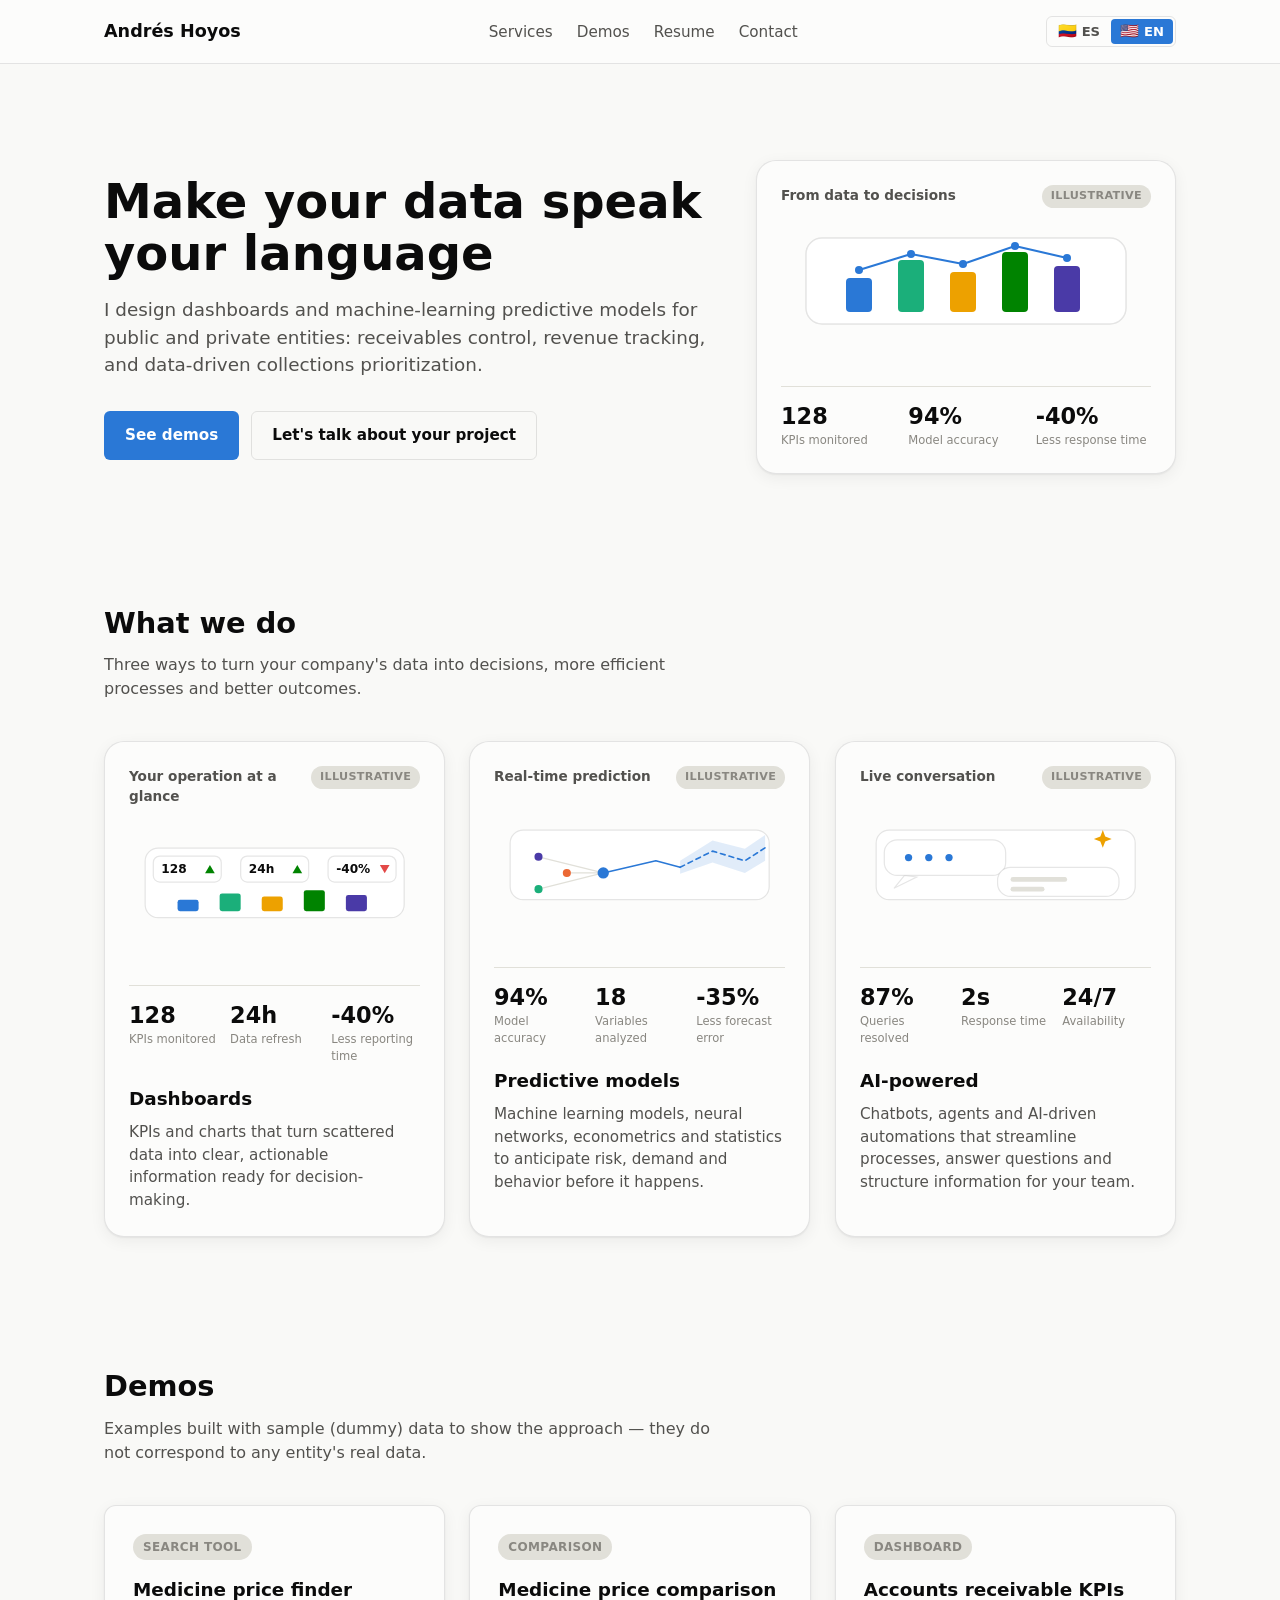
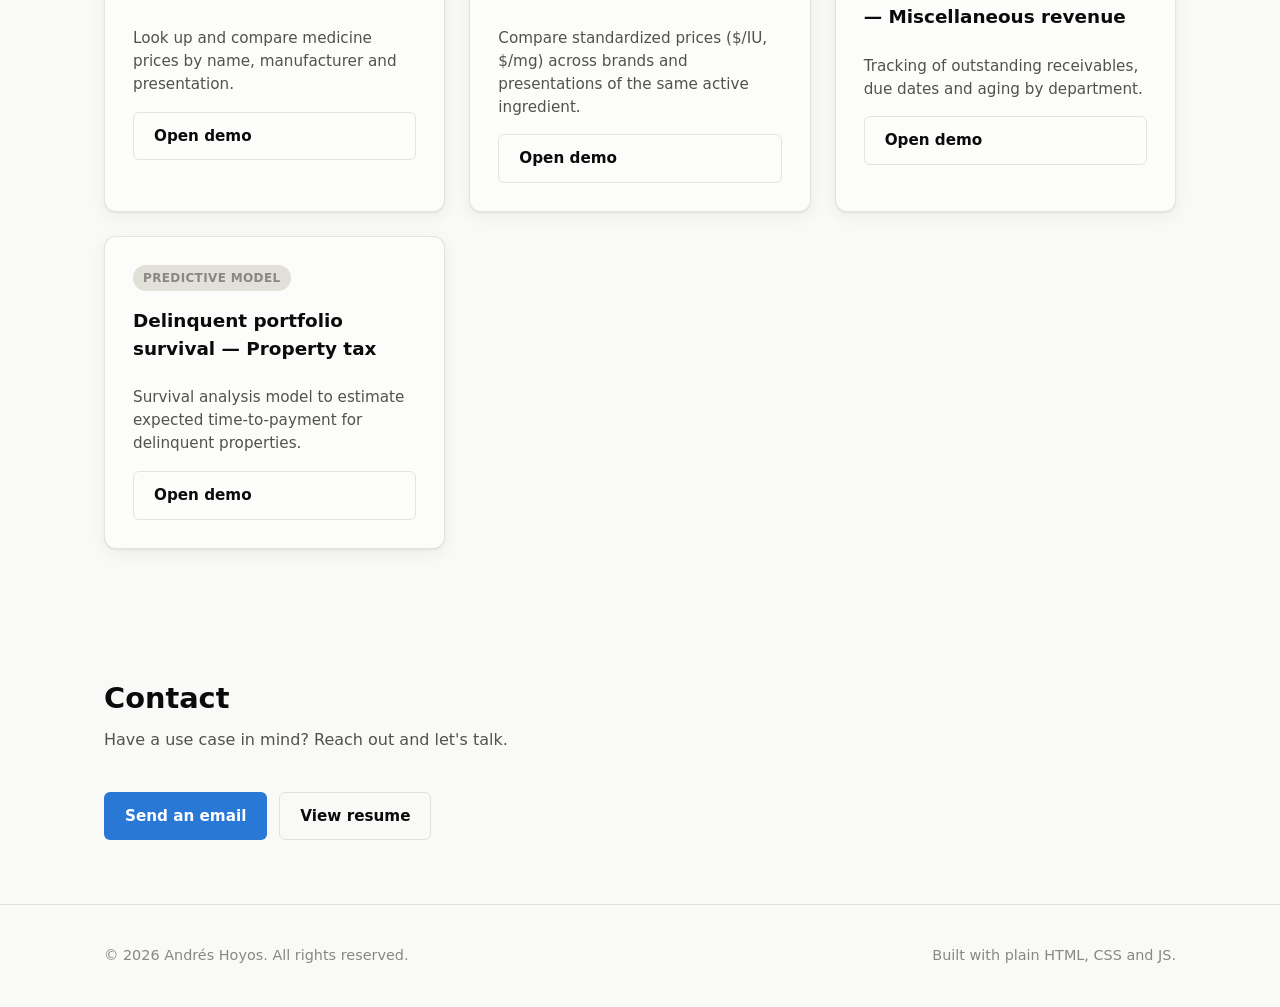
<file: index.html>
<!doctype html>
<html lang="es">
<head>
  <meta charset="utf-8" />
  <meta name="viewport" content="width=device-width, initial-scale=1" />
  <title data-i18n="meta.home.title">Andrés Hoyos — Tableros de control y modelos predictivos</title>
  <meta name="description" content="Tableros de control y modelos predictivos con machine learning para control de cartera, rentas y priorización de cobro." />
  <link rel="stylesheet" href="/assets/css/styles.css" />
</head>
<body>
  <header class="site-header">
    <nav class="nav">
      <a class="nav-brand" href="/" data-i18n="nav.brand">Andrés Hoyos</a>
      <button class="nav-toggle" aria-label="Abrir menú">☰</button>
      <ul class="nav-links">
        <li><a href="/#servicios" data-i18n="nav.servicios">Servicios</a></li>
        <li><a href="/#demos" data-i18n="nav.demos">Demos</a></li>
        <li><a href="/cv/" data-i18n="nav.cv">Hoja de vida</a></li>
        <li><a href="/#contacto" data-i18n="nav.contacto">Contacto</a></li>
      </ul>
      <div class="nav-actions">
        <div class="lang-switch" role="group" aria-label="Idioma / Language">
          <button type="button" class="lang-opt" data-lang="es" aria-label="Español">
            <span class="flag" aria-hidden="true">🇨🇴</span><span>ES</span>
          </button>
          <button type="button" class="lang-opt" data-lang="en" aria-label="English">
            <span class="flag" aria-hidden="true">🇺🇸</span><span>EN</span>
          </button>
        </div>
      </div>
    </nav>
  </header>

  <main>
    <section class="hero">
      <div class="container hero-grid">
        <div class="hero-copy">
          <h1 data-i18n="hero.title">Haz que los datos hablen tu idioma</h1>
          <p class="lede" data-i18n="hero.lede">
            Diseño tableros de control y modelos predictivos con machine learning para
            entidades públicas y privadas: control de cartera, seguimiento de rentas y
            priorización de cobro basada en datos.
          </p>
          <div class="hero-actions">
            <a class="btn btn-primary" href="#demos" data-i18n="hero.cta.demos">Ver demos</a>
            <a class="btn btn-secondary" href="#contacto" data-i18n="hero.cta.contact">Hablemos de tu proyecto</a>
          </div>
        </div>

        <div class="viz-stage" aria-hidden="true">
          <div class="viz-card">
            <div class="viz-head">
              <span class="viz-label" data-i18n="hero.viz.chartLabel">De datos a decisiones</span>
              <span class="viz-badge" data-i18n="viz.badge">Ilustrativo</span>
            </div>
            <div class="viz-illustration">
              <svg class="viz-illustration-svg" viewBox="0 0 360 140" fill="none" preserveAspectRatio="xMidYMid meet">
                <rect class="hi-bubble" x="20" y="12" width="320" height="86" rx="16" />
                <g class="hi-bars">
                  <rect class="hi-bar hi-bar-1" x="60" y="52" width="26" height="34" rx="4" />
                  <rect class="hi-bar hi-bar-2" x="112" y="34" width="26" height="52" rx="4" />
                  <rect class="hi-bar hi-bar-3" x="164" y="46" width="26" height="40" rx="4" />
                  <rect class="hi-bar hi-bar-4" x="216" y="26" width="26" height="60" rx="4" />
                  <rect class="hi-bar hi-bar-5" x="268" y="40" width="26" height="46" rx="4" />
                </g>
                <polyline class="hi-trend" points="73,44 125,28 177,38 229,20 281,32" />
                <g class="hi-trend-dots">
                  <circle class="hi-trend-dot hi-trend-dot-1" cx="73" cy="44" r="4" />
                  <circle class="hi-trend-dot hi-trend-dot-2" cx="125" cy="28" r="4" />
                  <circle class="hi-trend-dot hi-trend-dot-3" cx="177" cy="38" r="4" />
                  <circle class="hi-trend-dot hi-trend-dot-4" cx="229" cy="20" r="4" />
                  <circle class="hi-trend-dot hi-trend-dot-5" cx="281" cy="32" r="4" />
                </g>
              </svg>
            </div>
            <div class="viz-kpi-row">
              <div class="viz-kpi">
                <div class="viz-kpi-value"><span class="viz-kpi-num" data-target="128">0</span></div>
                <div class="viz-kpi-label" data-i18n="hero.viz.kpi1">KPIs monitoreados</div>
              </div>
              <div class="viz-kpi">
                <div class="viz-kpi-value"><span class="viz-kpi-num" data-target="94" data-suffix="%">0</span></div>
                <div class="viz-kpi-label" data-i18n="hero.viz.kpi2">Precisión del modelo</div>
              </div>
              <div class="viz-kpi">
                <div class="viz-kpi-value">-<span class="viz-kpi-num" data-target="40" data-suffix="%">0</span></div>
                <div class="viz-kpi-label" data-i18n="hero.viz.kpi3">Menos tiempo de respuesta</div>
              </div>
            </div>
          </div>
        </div>
      </div>
    </section>

    <section id="servicios">
      <div class="container">
        <h2 class="section-title" data-i18n="services.title">Lo que hacemos</h2>
        <p class="section-lede" data-i18n="services.lede">Tres formas de convertir los datos de tu empresa en decisiones, procesos más eficientes y mejores resultados.</p>
        <div class="card-grid card-grid--viz">
          <div class="viz-stage">
            <div class="viz-card">
              <div class="viz-head" aria-hidden="true">
                <span class="viz-label" data-i18n="services.data.viz.label">Tu operación en un vistazo</span>
                <span class="viz-badge" data-i18n="viz.badge">Ilustrativo</span>
              </div>
              <div class="viz-illustration" aria-hidden="true">
                <svg class="viz-illustration-svg" viewBox="0 0 360 140" fill="none" preserveAspectRatio="xMidYMid meet">
                  <rect class="hi-bubble" x="20" y="12" width="320" height="86" rx="16" />
                  <g class="hi1-tiles">
                    <rect class="hi1-tile" x="30" y="22" width="84" height="32" rx="8" />
                    <rect class="hi1-tile" x="138" y="22" width="84" height="32" rx="8" />
                    <rect class="hi1-tile" x="246" y="22" width="84" height="32" rx="8" />
                  </g>
                  <text class="hi1-tile-num" x="40" y="43">128</text>
                  <text class="hi1-tile-num" x="148" y="43">24h</text>
                  <text class="hi1-tile-num" x="256" y="43">-40%</text>
                  <g class="hi1-arrows">
                    <path class="hi1-arrow hi1-arrow-up hi1-arrow-1" d="M94 43 L100 33 L106 43 Z" />
                    <path class="hi1-arrow hi1-arrow-up hi1-arrow-2" d="M202 43 L208 33 L214 43 Z" />
                    <path class="hi1-arrow hi1-arrow-down hi1-arrow-3" d="M310 33 L316 43 L322 33 Z" />
                  </g>
                  <g class="hi1-bars">
                    <rect class="hi-bar hi-bar-1" x="60" y="76" width="26" height="14" rx="3" />
                    <rect class="hi-bar hi-bar-2" x="112" y="68" width="26" height="22" rx="3" />
                    <rect class="hi-bar hi-bar-3" x="164" y="72" width="26" height="18" rx="3" />
                    <rect class="hi-bar hi-bar-4" x="216" y="64" width="26" height="26" rx="3" />
                    <rect class="hi-bar hi-bar-5" x="268" y="70" width="26" height="20" rx="3" />
                  </g>
                </svg>
              </div>
              <div class="viz-kpi-row" aria-hidden="true">
                <div class="viz-kpi">
                  <div class="viz-kpi-value"><span class="viz-kpi-num" data-target="128">0</span></div>
                  <div class="viz-kpi-label" data-i18n="services.data.viz.kpi1">KPIs monitoreados</div>
                </div>
                <div class="viz-kpi">
                  <div class="viz-kpi-value"><span class="viz-kpi-num" data-target="24" data-suffix="h">0</span></div>
                  <div class="viz-kpi-label" data-i18n="services.data.viz.kpi2">Actualización de datos</div>
                </div>
                <div class="viz-kpi">
                  <div class="viz-kpi-value">-<span class="viz-kpi-num" data-target="40" data-suffix="%">0</span></div>
                  <div class="viz-kpi-label" data-i18n="services.data.viz.kpi3">Menos tiempo de reporte</div>
                </div>
              </div>
              <h3 data-i18n="services.data.title">Tableros de control</h3>
              <p data-i18n="services.data.desc">
                KPIs y gráficos que convierten datos dispersos en
                información clara y accionable, lista para la toma de decisiones.
              </p>
            </div>
          </div>

          <div class="viz-stage">
            <div class="viz-card">
              <div class="viz-head" aria-hidden="true">
                <span class="viz-label" data-i18n="services.ml.viz.label">Predicción en tiempo real</span>
                <span class="viz-badge" data-i18n="viz.badge">Ilustrativo</span>
              </div>
              <div class="viz-illustration" aria-hidden="true">
                <svg class="viz-illustration-svg" viewBox="0 0 360 140" fill="none" preserveAspectRatio="xMidYMid meet">
                  <rect class="hi-bubble" x="20" y="12" width="320" height="86" rx="16" />
                  <g class="hi2-links" stroke-width="1.6">
                    <line class="hi2-link" x1="55" y1="85" x2="135" y2="65" />
                    <line class="hi2-link" x1="55" y1="45" x2="135" y2="65" />
                    <line class="hi2-link" x1="90" y1="65" x2="135" y2="65" />
                  </g>
                  <g class="hi2-nodes">
                    <circle class="hi2-node hi2-node-1" cx="55" cy="85" r="5" />
                    <circle class="hi2-node hi2-node-2" cx="55" cy="45" r="5" />
                    <circle class="hi2-node hi2-node-3" cx="90" cy="65" r="5" />
                    <circle class="hi2-node hi2-node-4" cx="135" cy="65" r="7" />
                  </g>
                  <polygon class="hi2-confidence-band" points="230,50 270,25 310,35 335,18 335,50 310,65 270,52 230,66" />
                  <polyline class="hi2-history" points="135,65 200,50 230,58" />
                  <polyline class="hi2-forecast-dash" points="230,58 270,38 310,50 335,34" />
                </svg>
              </div>
              <div class="viz-kpi-row" aria-hidden="true">
                <div class="viz-kpi">
                  <div class="viz-kpi-value"><span class="viz-kpi-num" data-target="94" data-suffix="%">0</span></div>
                  <div class="viz-kpi-label" data-i18n="services.ml.viz.kpi1">Precisión del modelo</div>
                </div>
                <div class="viz-kpi">
                  <div class="viz-kpi-value"><span class="viz-kpi-num" data-target="18">0</span></div>
                  <div class="viz-kpi-label" data-i18n="services.ml.viz.kpi2">Variables analizadas</div>
                </div>
                <div class="viz-kpi">
                  <div class="viz-kpi-value">-<span class="viz-kpi-num" data-target="35" data-suffix="%">0</span></div>
                  <div class="viz-kpi-label" data-i18n="services.ml.viz.kpi3">Menos error de pronóstico</div>
                </div>
              </div>
              <h3 data-i18n="services.ml.title">Modelos predictivos</h3>
              <p data-i18n="services.ml.desc">
                Modelos de machine learning, redes neuronales, econometría y estadística
                para anticipar riesgos, demanda y comportamientos antes de que ocurran.
              </p>
            </div>
          </div>

          <div class="viz-stage">
            <div class="viz-card">
              <div class="viz-head" aria-hidden="true">
                <span class="viz-label" data-i18n="services.ai.viz.label">Conversación en vivo</span>
                <span class="viz-badge" data-i18n="viz.badge">Ilustrativo</span>
              </div>
              <div class="viz-illustration" aria-hidden="true">
                <svg class="viz-illustration-svg" viewBox="0 0 360 140" fill="none" preserveAspectRatio="xMidYMid meet">
                  <rect class="hi-bubble" x="20" y="12" width="320" height="86" rx="16" />
                  <path class="hi3-spark" d="M300 12 L303 20 L311 23 L303 26 L300 34 L297 26 L289 23 L297 20 Z" />
                  <path class="hi3-bubble-a-tail" d="M55 68 L42 84 L70 70 Z" />
                  <rect class="hi3-bubble-a" x="30" y="24" width="150" height="44" rx="16" />
                  <g class="hi3-dots">
                    <circle class="hi3-dot hi3-dot-1" cx="60" cy="46" r="4.5" />
                    <circle class="hi3-dot hi3-dot-2" cx="85" cy="46" r="4.5" />
                    <circle class="hi3-dot hi3-dot-3" cx="110" cy="46" r="4.5" />
                  </g>
                  <rect class="hi3-bubble-b" x="170" y="58" width="150" height="36" rx="16" />
                  <rect class="hi3-reply-line" x="186" y="70" width="70" height="6" rx="3" />
                  <rect class="hi3-reply-line" x="186" y="82" width="42" height="6" rx="3" />
                </svg>
              </div>
              <div class="viz-kpi-row" aria-hidden="true">
                <div class="viz-kpi">
                  <div class="viz-kpi-value"><span class="viz-kpi-num" data-target="87" data-suffix="%">0</span></div>
                  <div class="viz-kpi-label" data-i18n="services.ai.viz.kpi1">Consultas resueltas</div>
                </div>
                <div class="viz-kpi">
                  <div class="viz-kpi-value"><span class="viz-kpi-num" data-target="2" data-suffix="s">0</span></div>
                  <div class="viz-kpi-label" data-i18n="services.ai.viz.kpi2">Tiempo de respuesta</div>
                </div>
                <div class="viz-kpi">
                  <div class="viz-kpi-value"><span class="viz-kpi-num" data-target="24" data-suffix="/7">0</span></div>
                  <div class="viz-kpi-label" data-i18n="services.ai.viz.kpi3">Disponibilidad</div>
                </div>
              </div>
              <h3 data-i18n="services.ai.title">Potenciado por IA</h3>
              <p data-i18n="services.ai.desc">
                Chatbots, agentes y automatizaciones con inteligencia artificial que
                agilizan procesos, resuelven consultas y estructuran información para tu equipo.
              </p>
            </div>
          </div>
        </div>
      </div>
    </section>

    <section id="demos">
      <div class="container">
        <h2 class="section-title" data-i18n="demos.title">Demos</h2>
        <p class="section-lede" data-i18n="demos.lede">
          Ejemplos construidos con datos de muestra (dummy) para mostrar el enfoque de
          trabajo — no corresponden a datos reales de ninguna entidad.
        </p>
        <div class="card-grid">
          <div class="card demo-card">
            <span class="tag" data-i18n="demos.medicamentos.tag">Buscador</span>
            <h3 data-i18n="demos.medicamentos.title">Buscador de precios de medicamentos</h3>
            <p data-i18n="demos.medicamentos.desc">Consulta y compara precios de medicamentos por nombre, laboratorio y presentación.</p>
            <a class="btn btn-secondary" href="/demos/buscador-medicamentos/" data-i18n="demos.open">Abrir demo</a>
          </div>
          <div class="card demo-card">
            <span class="tag" data-i18n="demos.comparativo.tag">Comparativo</span>
            <h3 data-i18n="demos.comparativo.title">Comparativo de precios de medicamentos</h3>
            <p data-i18n="demos.comparativo.desc">Compara precios estandarizados ($/UI, $/mg) entre marcas y presentaciones de un mismo principio activo.</p>
            <a class="btn btn-secondary" href="/demos/comparativo-medicamentos/" data-i18n="demos.open">Abrir demo</a>
          </div>
          <div class="card demo-card">
            <span class="tag" data-i18n="demos.kpi.tag">Tablero de control</span>
            <h3 data-i18n="demos.kpi.title">KPIs de títulos por pagar</h3>
            <p data-i18n="demos.kpi.desc">Seguimiento de cartera por cobrar, vencimientos y antigüedad de saldos por dependencia.</p>
            <a class="btn btn-secondary" href="/demos/kpi-rentas/" data-i18n="demos.open">Abrir demo</a>
          </div>
          <div class="card demo-card">
            <span class="tag" data-i18n="demos.predial.tag">Modelo predictivo</span>
            <h3 data-i18n="demos.predial.title">Supervivencia de cartera vencida — Predial</h3>
            <p data-i18n="demos.predial.desc">Modelo de análisis de supervivencia para estimar el tiempo esperado hasta el pago de predios en mora.</p>
            <a class="btn btn-secondary" href="/demos/supervivencia-predial/" data-i18n="demos.open">Abrir demo</a>
          </div>
        </div>
      </div>
    </section>

    <section id="contacto">
      <div class="container">
        <h2 class="section-title" data-i18n="contact.title">Contacto</h2>
        <p class="section-lede" data-i18n="contact.lede">¿Tienes un caso de uso en mente? Escríbeme y lo conversamos.</p>
        <div class="hero-actions">
          <a class="btn btn-primary" href="mailto:andreshoyosmartin@gmail.com" data-i18n="contact.cta">Escribir un correo</a>
          <a class="btn btn-secondary" href="/cv/" data-i18n="contact.cv">Ver hoja de vida</a>
        </div>
      </div>
    </section>
  </main>

  <footer class="site-footer">
    <div class="container">
      <span>&copy; <span data-year></span> Andrés Hoyos. <span data-i18n="footer.rights">Todos los derechos reservados.</span></span>
      <span data-i18n="footer.built">Sitio construido con HTML, CSS y JS puro.</span>
    </div>
  </footer>

  <script src="/assets/js/main.js"></script>
  <script src="/assets/js/i18n.js"></script>
  <script src="/assets/js/hero-viz.js"></script>
</body>
</html>
</file>
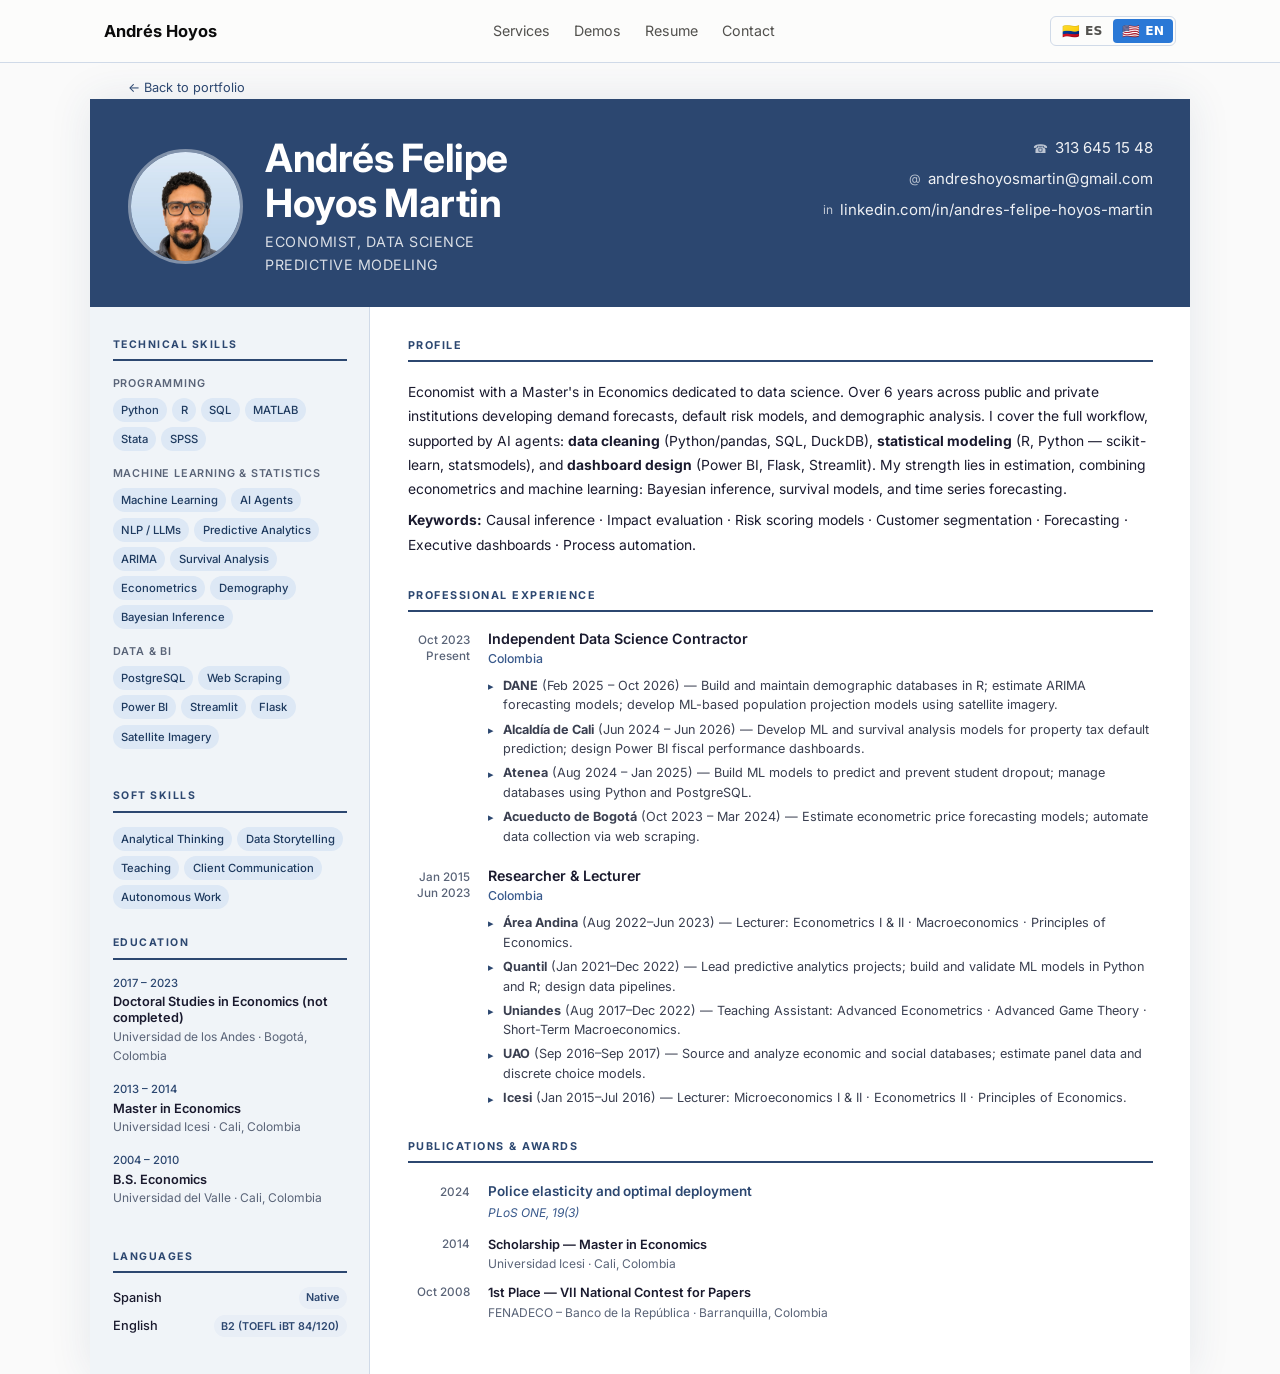
<file: cv/index.html>
<!DOCTYPE html>
<html lang="en">
<head>
  <meta charset="UTF-8" />
  <meta name="viewport" content="width=device-width, initial-scale=1.0" />
  <title data-i18n="cv.doc-title">Andrés Felipe Hoyos Martin — Resume</title>
  <meta name="description" content="Resume of Andrés Felipe Hoyos Martin — Economist · Data Science and Predictive Modeling" />
  <link rel="stylesheet" href="/assets/css/styles.css" />
  <link rel="stylesheet" href="style.css" />
</head>
<body>
  <header class="site-header">
    <nav class="nav">
      <a class="nav-brand" href="/" data-i18n="nav.brand">Andrés Hoyos</a>
      <button class="nav-toggle" aria-label="Abrir menú">☰</button>
      <ul class="nav-links">
        <li><a href="/#servicios" data-i18n="nav.servicios">Servicios</a></li>
        <li><a href="/#demos" data-i18n="nav.demos">Demos</a></li>
        <li><a href="/cv/" data-i18n="nav.cv">Hoja de vida</a></li>
        <li><a href="/#contacto" data-i18n="nav.contacto">Contacto</a></li>
      </ul>
      <div class="nav-actions">
        <div class="lang-switch" role="group" aria-label="Idioma / Language">
          <button type="button" class="lang-opt" data-lang="es" aria-label="Español">
            <span class="flag" aria-hidden="true">🇨🇴</span><span>ES</span>
          </button>
          <button type="button" class="lang-opt" data-lang="en" aria-label="English">
            <span class="flag" aria-hidden="true">🇺🇸</span><span>EN</span>
          </button>
        </div>
      </div>
    </nav>
  </header>

<div class="cv-utility-bar">
  <a href="/" data-i18n-html="cv.back-link">&larr; Back to portfolio</a>
</div>
<div class="page">

  <!-- ===================== HEADER ===================== -->
  <header class="cv-header">
    <div class="header-left">
      <img src="foto.jpg" alt="Andrés Felipe Hoyos Martin" class="header-photo" />
      <div class="header-name">
        <h1>Andrés Felipe<br>Hoyos Martin</h1>
        <p class="title-line" data-i18n-html="cv.title-line">Economist, Data Science<br>Predictive Modeling</p>
      </div>
    </div>
    <div class="header-right">
      <div class="header-contact">
        <a href="tel:+573136451548"><span class="icon">☎</span> 313 645 15 48</a>
        <a href="mailto:andreshoyosmartin@gmail.com">
          <span class="icon">@</span> andreshoyosmartin@gmail.com
        </a>
        <a href="https://linkedin.com/in/andres-felipe-hoyos-martin" target="_blank" rel="noopener">
          <span class="icon">in</span> linkedin.com/in/andres-felipe-hoyos-martin
        </a>
      </div>
    </div>
  </header>

  <!-- ===================== SIDEBAR ===================== -->
  <aside class="sidebar">

    <!-- Technical Skills -->
    <div class="sidebar-section">
      <h2 id="section-skills" data-i18n-html="cv.section-skills">Technical Skills</h2>

      <div class="skill-group">
        <div class="skill-group-label" id="sg-programming" data-i18n-html="cv.sg-programming">Programming</div>
        <div class="tags">
          <span class="tag" id="tag-python" data-i18n-html="cv.tag-python">Python</span>
          <span class="tag" id="tag-r" data-i18n-html="cv.tag-r">R</span>
          <span class="tag" id="tag-sql" data-i18n-html="cv.tag-sql">SQL</span>
          <span class="tag" id="tag-matlab" data-i18n-html="cv.tag-matlab">MATLAB</span>
          <span class="tag" id="tag-stata" data-i18n-html="cv.tag-stata">Stata</span>
          <span class="tag" id="tag-spss" data-i18n-html="cv.tag-spss">SPSS</span>
        </div>
      </div>

      <div class="skill-group">
        <div class="skill-group-label" id="sg-ml" data-i18n-html="cv.sg-ml">Machine Learning &amp; Statistics</div>
        <div class="tags">
          <span class="tag" id="tag-ml" data-i18n-html="cv.tag-ml">Machine Learning</span>
          <span class="tag" id="tag-ai-agents" data-i18n-html="cv.tag-ai-agents">AI Agents</span>
          <span class="tag" id="tag-nlp" data-i18n-html="cv.tag-nlp">NLP / LLMs</span>
          <span class="tag" id="tag-predictive-analytics" data-i18n-html="cv.tag-predictive-analytics">Predictive Analytics</span>
          <span class="tag" id="tag-arima" data-i18n-html="cv.tag-arima">ARIMA</span>
          <span class="tag" id="tag-survival-analysis" data-i18n-html="cv.tag-survival-analysis">Survival Analysis</span>
          <span class="tag" id="tag-econometrics" data-i18n-html="cv.tag-econometrics">Econometrics</span>
          <span class="tag" id="tag-demographic-models" data-i18n-html="cv.tag-demographic-models">Demography</span>
          <span class="tag" id="tag-bayesian-inference" data-i18n-html="cv.tag-bayesian-inference">Bayesian Inference</span>
        </div>
      </div>

      <div class="skill-group">
        <div class="skill-group-label" id="sg-data" data-i18n-html="cv.sg-data">Data &amp; BI</div>
        <div class="tags">
          <span class="tag" id="tag-postgresql" data-i18n-html="cv.tag-postgresql">PostgreSQL</span>
          <span class="tag" id="tag-web-scraping" data-i18n-html="cv.tag-web-scraping">Web Scraping</span>
          <span class="tag" id="tag-powerbi" data-i18n-html="cv.tag-powerbi">Power BI</span>
          <span class="tag" id="tag-streamlit" data-i18n-html="cv.tag-streamlit">Streamlit</span>
          <span class="tag" id="tag-flask" data-i18n-html="cv.tag-flask">Flask</span>
          <span class="tag" id="tag-satellite-imagery" data-i18n-html="cv.tag-satellite-imagery">Satellite Imagery</span>
        </div>
      </div>
    </div>

    <!-- Soft Skills -->
    <div class="sidebar-section">
      <h2 id="section-soft-skills" data-i18n-html="cv.section-soft-skills">Soft Skills</h2>
      <div class="tags">
        <span class="tag" id="ss-analytical" data-i18n-html="cv.ss-analytical">Analytical Thinking</span>
        <span class="tag" id="ss-storytelling" data-i18n-html="cv.ss-storytelling">Data Storytelling</span>
        <span class="tag" id="ss-teaching" data-i18n-html="cv.ss-teaching">Teaching</span>
        <span class="tag" id="ss-communication" data-i18n-html="cv.ss-communication">Client Communication</span>
        <span class="tag" id="ss-autonomous" data-i18n-html="cv.ss-autonomous">Autonomous Work</span>
      </div>
    </div>

    <!-- Education -->
    <div class="sidebar-section">
      <h2 id="section-education" data-i18n-html="cv.section-education">Education</h2>

      <div class="edu-entry">
        <div class="edu-year">2017 – 2023</div>
        <div class="degree" id="phd-degree" data-i18n-html="cv.phd-degree">Doctoral Studies in Economics (not completed)</div>
        <div class="institution">Universidad de los Andes · Bogotá, Colombia</div>
      </div>

      <div class="edu-entry">
        <div class="edu-year">2013 – 2014</div>
        <div class="degree" id="edu1-degree" data-i18n-html="cv.edu1-degree">Master in Economics</div>
        <div class="institution">Universidad Icesi · Cali, Colombia</div>
      </div>

      <div class="edu-entry">
        <div class="edu-year">2004 – 2010</div>
        <div class="degree" id="edu2-degree" data-i18n-html="cv.edu2-degree">B.S. Economics</div>
        <div class="institution">Universidad del Valle · Cali, Colombia</div>
      </div>
    </div>

    <!-- Languages -->
    <div class="sidebar-section">
      <h2 id="section-languages" data-i18n-html="cv.section-languages">Languages</h2>
      <div class="lang-item">
        <span class="lang-name" id="lang-spanish" data-i18n-html="cv.lang-spanish">Spanish</span>
        <span class="lang-badge" id="lang-native-badge" data-i18n-html="cv.lang-native-badge">Native</span>
      </div>
      <div class="lang-item">
        <span class="lang-name" id="lang-english" data-i18n-html="cv.lang-english">English</span>
        <span class="lang-badge">B2 (TOEFL iBT 84/120) </span>
      </div>
    </div>

  </aside>

  <!-- ===================== MAIN CONTENT ===================== -->
  <main class="main-content">

    <!-- Profile -->
    <section class="summary">
      <h2 class="section-heading" id="section-profile" data-i18n-html="cv.section-profile">Profile</h2>
      <p id="profile-p1" data-i18n-html="cv.profile-p1">
        Economist with a Master's in Economics dedicated to data science. Over 6 years across public
        and private institutions developing demand forecasts, default risk models, and demographic
        analysis. I cover the full workflow, supported by AI agents: <strong>data cleaning</strong>
        (Python/pandas, SQL, DuckDB), <strong>statistical modeling</strong> (R, Python — scikit-learn,
        statsmodels), and <strong>dashboard design</strong> (Power BI, Flask, Streamlit). My strength
        lies in estimation, combining econometrics and machine learning: Bayesian inference, survival
        models, and time series forecasting.
      </p>
      <p id="profile-keywords" data-i18n-html="cv.profile-keywords" style="margin-top:0.5em;"><strong>Keywords:</strong> Causal inference · Impact evaluation · Risk scoring models · Customer segmentation · Forecasting · Executive dashboards · Process automation.</p>
    </section>

    <!-- Professional Experience -->
    <section>
      <h2 class="section-heading" id="section-experience" data-i18n-html="cv.section-experience">Professional Experience</h2>
      <div class="timeline">

        <div class="entry">
          <div class="entry-date"><span class="year-range" id="date-contractor" data-i18n-html="cv.date-contractor">Oct 2023<br>Present</span></div>
          <div class="entry-body">
            <div class="entry-title" id="exp-contractor-title" data-i18n-html="cv.exp-contractor-title">Independent Data Science Contractor</div>
            <div class="entry-subtitle" id="exp-contractor-subtitle" data-i18n-html="cv.exp-contractor-subtitle">Colombia</div>
            <ul class="entry-list" id="exp-contractor-list" data-i18n-html="cv.exp-contractor-list">
              <li><strong>DANE</strong> (Feb 2025 – Oct 2026) — Build and maintain demographic databases in R; estimate ARIMA forecasting models; develop ML-based population projection models using satellite imagery.</li>
              <li><strong>Alcaldía de Cali</strong> (Jun 2024 – Jun 2026) — Develop ML and survival analysis models for property tax default prediction; design Power BI fiscal performance dashboards.</li>
              <li><strong>Atenea</strong> (Aug 2024 – Jan 2025) — Build ML models to predict and prevent student dropout; manage databases using Python and PostgreSQL.</li>
              <li><strong>Acueducto de Bogotá</strong> (Oct 2023 – Mar 2024) — Estimate econometric price forecasting models; automate data collection via web scraping.</li>
            </ul>
          </div>
        </div>

        <div class="entry">
          <div class="entry-date"><span class="year-range">Jan 2015<br>Jun 2023</span></div>
          <div class="entry-body">
            <div class="entry-title" id="exp-academic-title" data-i18n-html="cv.exp-academic-title">Researcher &amp; Lecturer</div>
            <div class="entry-subtitle" id="exp-academic-subtitle" data-i18n-html="cv.exp-academic-subtitle">Colombia</div>
            <ul class="entry-list" id="exp-academic-list" data-i18n-html="cv.exp-academic-list">
              <li><strong>Área Andina</strong> (Aug 2022–Jun 2023) — Lecturer: Econometrics I &amp; II · Macroeconomics · Principles of Economics.</li>
              <li><strong>Quantil</strong> (Jan 2021–Dec 2022) — Lead predictive analytics projects; build and validate ML models in Python and R; design data pipelines.</li>
              <li><strong>Uniandes</strong> (Aug 2017–Dec 2022) — Teaching Assistant: Advanced Econometrics · Advanced Game Theory · Short-Term Macroeconomics.</li>
              <li><strong>UAO</strong> (Sep 2016–Sep 2017) — Source and analyze economic and social databases; estimate panel data and discrete choice models.</li>
              <li><strong>Icesi</strong> (Jan 2015–Jul 2016) — Lecturer: Microeconomics I &amp; II · Econometrics II · Principles of Economics.</li>
            </ul>
          </div>
        </div>

      </div>
    </section>

    <!-- Publications -->
    <section>
      <h2 class="section-heading" id="section-publications" data-i18n-html="cv.section-publications">Publications &amp; Awards</h2>

      <div class="pub-item">
        <div class="pub-year">2024</div>
        <div class="pub-body">
          <div class="pub-title">
            <a href="https://journals.plos.org/plosone/article?id=10.1371/journal.pone.0294020" target="_blank" rel="noopener">Police elasticity and optimal deployment</a>
          </div>
          <div class="pub-venue">PLoS ONE, 19(3)</div>
        </div>
      </div>

      <div class="award-item">
        <div class="award-year">2014</div>
        <div class="award-body" id="award1-body" data-i18n-html="cv.award1-body">
          <strong>Scholarship — Master in Economics</strong><br>
          <span>Universidad Icesi · Cali, Colombia</span>
        </div>
      </div>

      <div class="award-item">
        <div class="award-year">Oct 2008</div>
        <div class="award-body" id="award2-body" data-i18n-html="cv.award2-body">
          <strong>1st Place — VII National Contest for Papers</strong><br>
          <span>FENADECO – Banco de la República · Barranquilla, Colombia</span>
        </div>
      </div>

    </section>

  </main>

</div>

<script src="/assets/js/main.js"></script>
<script src="/assets/js/i18n.js"></script>
</body>
</html>
</file>
<file: assets/css/styles.css>
/* ==========================================================================
   Portafolio Hoyos — sistema visual compartido
   Paleta validada (dataviz skill) — ver assets/js/i18n.js para el toggle ES/EN
   ========================================================================== */

:root {
  --page-plane:     #f9f9f7;
  --surface-1:      #fcfcfb;
  --surface-2:      #ffffff;
  --text-primary:   #0b0b0b;
  --text-secondary: #52514e;
  --text-muted:     #898781;
  --gridline:       #e1e0d9;
  --baseline:       #c3c2b7;
  --border:         rgba(11, 11, 11, 0.10);

  --brand:          #2a78d6; /* series-1 / blue */
  --brand-ink:      #ffffff;

  /* paleta categórica (orden fijo, no ciclar) */
  --series-1: #2a78d6; /* blue */
  --series-2: #1baf7a; /* aqua */
  --series-3: #eda100; /* yellow */
  --series-4: #008300; /* green */
  --series-5: #4a3aa7; /* violet */
  --series-6: #e34948; /* red */
  --series-7: #e87ba4; /* magenta */
  --series-8: #eb6834; /* orange */

  --status-good:     #0ca30c;
  --status-warning:  #fab219;
  --status-serious:  #ec835a;
  --status-critical: #d03b3b;
  --warning-ink:     #8a5a00;

  --radius-sm: 6px;
  --radius-md: 12px;
  --radius-lg: 20px;
  --shadow-card: 0 1px 2px rgba(11,11,11,0.06), 0 4px 16px rgba(11,11,11,0.06);
  --font-sans: system-ui, -apple-system, "Segoe UI", sans-serif;
}

@media (prefers-color-scheme: dark) {
  :root {
    --page-plane:     #0d0d0d;
    --surface-1:      #1a1a19;
    --surface-2:      #212120;
    --text-primary:   #ffffff;
    --text-secondary: #c3c2b7;
    --text-muted:     #898781;
    --gridline:       #2c2c2a;
    --baseline:       #383835;
    --border:         rgba(255,255,255,0.10);

    --brand:     #3987e5;

    --series-1: #3987e5;
    --series-2: #199e70;
    --series-3: #c98500;
    --series-4: #008300;
    --series-5: #9085e9;
    --series-6: #e66767;
    --series-7: #d55181;
    --series-8: #d95926;
    --warning-ink: #ffcf7a;

    --shadow-card: 0 1px 2px rgba(0,0,0,0.3), 0 4px 16px rgba(0,0,0,0.35);
  }
}

* { box-sizing: border-box; }

html, body {
  margin: 0;
  padding: 0;
}

body {
  background: var(--page-plane);
  color: var(--text-primary);
  font-family: var(--font-sans);
  line-height: 1.5;
  -webkit-font-smoothing: antialiased;
  overflow-x: hidden;
}

a { color: var(--brand); text-decoration: none; }
a:hover { text-decoration: underline; }

img { max-width: 100%; display: block; }

.container {
  max-width: 1120px;
  margin: 0 auto;
  padding: 0 24px;
}

/* ---------- Header / Nav ---------- */

.site-header {
  position: sticky;
  top: 0;
  z-index: 50;
  background: var(--surface-1);
  border-bottom: 1px solid var(--border);
}

.nav {
  display: flex;
  align-items: center;
  justify-content: space-between;
  padding: 16px 24px;
  max-width: 1120px;
  margin: 0 auto;
}

.nav-brand {
  font-weight: 700;
  font-size: 1.1rem;
  color: var(--text-primary);
}
.nav-brand:hover { text-decoration: none; }

.nav-links {
  display: flex;
  align-items: center;
  gap: 24px;
  list-style: none;
  margin: 0;
  padding: 0;
}

.nav-links a {
  color: var(--text-secondary);
  font-size: 0.95rem;
}
.nav-links a:hover, .nav-links a.active {
  color: var(--text-primary);
  text-decoration: none;
}

.nav-actions {
  display: flex;
  align-items: center;
  gap: 12px;
}

.lang-switch {
  display: flex;
  align-items: center;
  gap: 2px;
  border: 1px solid var(--border);
  border-radius: var(--radius-sm);
  padding: 2px;
}

.lang-opt {
  display: flex;
  align-items: center;
  gap: 5px;
  border: none;
  background: transparent;
  color: var(--text-secondary);
  border-radius: calc(var(--radius-sm) - 2px);
  padding: 5px 9px;
  font-size: 0.82rem;
  font-weight: 600;
  font-family: var(--font-sans);
  cursor: pointer;
}
.lang-opt .flag { font-size: 0.95rem; line-height: 1; }
.lang-opt:hover { color: var(--text-primary); }
.lang-opt.active {
  background: var(--brand);
  color: var(--brand-ink);
}

.nav-toggle {
  display: none;
  border: 1px solid var(--border);
  background: transparent;
  border-radius: var(--radius-sm);
  padding: 6px 10px;
  cursor: pointer;
  color: var(--text-primary);
}

@media (max-width: 720px) {
  .nav-toggle { display: inline-flex; }
  .nav-links {
    position: absolute;
    top: 100%;
    left: 0;
    right: 0;
    flex-direction: column;
    align-items: flex-start;
    background: var(--surface-1);
    border-bottom: 1px solid var(--border);
    padding: 16px 24px;
    gap: 16px;
    display: none;
  }
  .nav-links.open { display: flex; }
}

/* ---------- Hero ---------- */

.hero {
  padding: 96px 0 64px;
  text-align: left;
}

.hero h1 {
  font-size: clamp(2rem, 4vw, 3rem);
  line-height: 1.1;
  margin: 0 0 16px;
  max-width: 20ch;
}

.hero p.lede {
  font-size: 1.15rem;
  color: var(--text-secondary);
  max-width: 60ch;
  margin: 0 0 32px;
}

.hero-actions {
  display: flex;
  gap: 12px;
  flex-wrap: wrap;
}

/* ---------- Hero grid + interactive visual ---------- */

.hero-grid {
  display: grid;
  grid-template-columns: minmax(0, 1fr);
  gap: 40px;
  align-items: center;
}

@media (min-width: 860px) {
  .hero-grid {
    grid-template-columns: minmax(0, 1fr) minmax(0, 420px);
  }
}

.viz-stage {
  perspective: 1200px;
  display: flex;
}

.viz-card {
  background: var(--surface-1);
  border: 1px solid var(--border);
  border-radius: var(--radius-lg);
  box-shadow: var(--shadow-card);
  padding: 24px;
  transform: rotateX(0deg) rotateY(0deg);
  transition: transform 0.2s ease-out;
  will-change: transform;
  flex: 1 1 auto;
}

.viz-card h3 {
  margin: 20px 0 8px;
  font-size: 1.15rem;
}

.viz-card p {
  color: var(--text-secondary);
  margin: 0;
  font-size: 0.95rem;
}

.viz-head {
  display: flex;
  align-items: flex-start;
  justify-content: space-between;
  gap: 12px;
  margin-bottom: 18px;
}

.viz-label {
  font-size: 0.85rem;
  font-weight: 600;
  color: var(--text-secondary);
}

.viz-badge {
  font-size: 0.7rem;
  font-weight: 600;
  color: var(--text-muted);
  text-transform: uppercase;
  letter-spacing: 0.03em;
  background: var(--gridline);
  border-radius: 999px;
  padding: 3px 9px;
  white-space: nowrap;
}

.viz-illustration {
  position: relative;
  height: 140px;
  margin-bottom: 20px;
}

.viz-illustration-svg {
  width: 100%;
  height: 100%;
  display: block;
  overflow: visible;
}

.hi-bubble {
  fill: var(--surface-2);
  stroke: var(--border);
  stroke-width: 1.5;
}

.hi-bar {
  transform-box: fill-box;
  transform-origin: center bottom;
  animation: hi-bar-grow 2.4s ease-in-out infinite;
}

.hi-bar-1 { fill: var(--series-1); animation-delay: 0s; }
.hi-bar-2 { fill: var(--series-2); animation-delay: 0.15s; }
.hi-bar-3 { fill: var(--series-3); animation-delay: 0.3s; }
.hi-bar-4 { fill: var(--series-4); animation-delay: 0.45s; }
.hi-bar-5 { fill: var(--series-5); animation-delay: 0.6s; }

.hi-trend {
  stroke: var(--brand);
  stroke-width: 2;
  stroke-linecap: round;
  stroke-linejoin: round;
}

.hi-trend-dot {
  fill: var(--brand);
  transform-box: fill-box;
  transform-origin: center;
  animation: hi-dot-pulse 2.8s ease-in-out infinite;
}

.hi-trend-dot-1 { animation-delay: 0s; }
.hi-trend-dot-2 { animation-delay: 0.4s; }
.hi-trend-dot-3 { animation-delay: 0.8s; }
.hi-trend-dot-4 { animation-delay: 1.2s; }
.hi-trend-dot-5 { animation-delay: 1.6s; }

@keyframes hi-bar-grow {
  0%, 100% { transform: scaleY(0.88); }
  50% { transform: scaleY(1.06); }
}

@keyframes hi-dot-pulse {
  0%, 100% { transform: scale(1); opacity: 0.85; }
  50% { transform: scale(1.2); opacity: 1; }
}

@media (prefers-reduced-motion: reduce) {
  .hi-bar, .hi-trend-dot { animation: none; }
}

/* ---------- "Tableros de control" illustration (KPI tiles + arrows + bars) ---------- */

.hi1-tile {
  fill: var(--surface-2);
  stroke: var(--border);
  stroke-width: 1.5;
}

.hi1-tile-num {
  font-family: var(--font-sans);
  font-size: 15px;
  font-weight: 700;
  fill: var(--text-primary);
}

.hi1-arrow {
  transform-box: fill-box;
  transform-origin: center;
  animation: hi1-arrow-bounce 2.2s ease-in-out infinite;
}

.hi1-arrow-1 { animation-delay: 0s; }
.hi1-arrow-2 { animation-delay: 0.3s; }
.hi1-arrow-3 { animation-delay: 0.6s; }

.hi1-arrow-up { fill: var(--series-4); }
.hi1-arrow-down { fill: var(--series-6); }

@keyframes hi1-arrow-bounce {
  0%, 100% { transform: translateY(0); }
  50% { transform: translateY(-2px); }
}

@media (prefers-reduced-motion: reduce) {
  .hi1-arrow { animation: none; }
}

/* ---------- "Modelos predictivos" illustration (red + pronóstico) ---------- */

.hi2-link {
  stroke: var(--gridline);
  stroke-width: 1.6;
}

.hi2-node {
  transform-box: fill-box;
  transform-origin: center;
  animation: hi2-pulse 2.8s ease-in-out infinite;
}

.hi2-node-1 { fill: var(--series-2); animation-delay: 0s; }
.hi2-node-2 { fill: var(--series-5); animation-delay: 0.5s; }
.hi2-node-3 { fill: var(--series-8); animation-delay: 1s; }
.hi2-node-4 { fill: var(--brand); animation-delay: 1.5s; }

@keyframes hi2-pulse {
  0%, 100% { transform: scale(1); opacity: 0.85; }
  50% { transform: scale(1.3); opacity: 1; }
}

.hi2-history {
  stroke: var(--brand);
  stroke-width: 2;
  stroke-linecap: round;
  stroke-linejoin: round;
  fill: none;
}

.hi2-forecast-dash {
  stroke: var(--brand);
  stroke-width: 2;
  stroke-linecap: round;
  stroke-linejoin: round;
  fill: none;
  stroke-dasharray: 6 5;
  animation: hi2-dash-flow 1.4s linear infinite;
}

@keyframes hi2-dash-flow {
  to { stroke-dashoffset: -22; }
}

.hi2-confidence-band {
  fill: var(--brand);
  opacity: 0.14;
  animation: hi2-band-fade 3.2s ease-in-out infinite;
}

@keyframes hi2-band-fade {
  0%, 100% { opacity: 0.1; }
  50% { opacity: 0.22; }
}

@media (prefers-reduced-motion: reduce) {
  .hi2-node, .hi2-forecast-dash, .hi2-confidence-band { animation: none; }
}

/* ---------- "Potenciado por IA" illustration (chat) ---------- */

.hi3-bubble-a, .hi3-bubble-a-tail, .hi3-bubble-b {
  fill: var(--surface-2);
  stroke: var(--border);
  stroke-width: 1.5;
}

.hi3-reply-line {
  fill: var(--gridline);
}

.hi3-dot {
  fill: var(--brand);
  transform-box: fill-box;
  transform-origin: center;
  animation: hi3-dot-bounce 1.4s ease-in-out infinite;
}

.hi3-dot-1 { animation-delay: 0s; }
.hi3-dot-2 { animation-delay: 0.15s; }
.hi3-dot-3 { animation-delay: 0.3s; }

@keyframes hi3-dot-bounce {
  0%, 100% { transform: translateY(0); opacity: 0.6; }
  50% { transform: translateY(-4px); opacity: 1; }
}

.hi3-spark {
  fill: var(--series-3);
  transform-box: fill-box;
  transform-origin: center;
  animation: hi3-spark-pulse 2.4s ease-in-out infinite;
}

@keyframes hi3-spark-pulse {
  0%, 100% { transform: scale(0.85); opacity: 0.7; }
  50% { transform: scale(1.15); opacity: 1; }
}

@media (prefers-reduced-motion: reduce) {
  .hi3-dot, .hi3-spark { animation: none; }
}

/* ---------- "Medir impacto" illustration (comparación antes/después) ---------- */

.hi4-bar {
  transform-box: fill-box;
  transform-origin: center bottom;
}

.hi4-bar-muted { fill: var(--baseline); }

.hi4-bar-brand {
  fill: var(--brand);
  animation: hi4-bar-grow 2.4s ease-in-out infinite;
}

.hi4-bar-1 { animation-delay: 0s; }
.hi4-bar-2 { animation-delay: 0.2s; }

.hi4-divider {
  stroke: var(--gridline);
  stroke-width: 2;
  stroke-dasharray: 4 4;
}

.hi4-badge-circle {
  fill: var(--status-good);
  opacity: 0.15;
  animation: hi4-badge-pulse 2.6s ease-in-out infinite;
}

.hi4-badge-check {
  stroke: var(--status-good);
  stroke-width: 2.4;
  stroke-linecap: round;
  stroke-linejoin: round;
  fill: none;
}

@keyframes hi4-bar-grow {
  0%, 100% { transform: scaleY(0.9); }
  50% { transform: scaleY(1.08); }
}

@keyframes hi4-badge-pulse {
  0%, 100% { opacity: 0.12; }
  50% { opacity: 0.28; }
}

@media (prefers-reduced-motion: reduce) {
  .hi4-bar-brand, .hi4-badge-circle { animation: none; }
}

.viz-kpi-row {
  display: grid;
  grid-template-columns: repeat(3, 1fr);
  gap: 12px;
  padding-top: 16px;
  border-top: 1px solid var(--gridline);
}

.viz-kpi-value {
  font-size: 1.4rem;
  font-weight: 700;
  color: var(--text-primary);
  line-height: 1.2;
}

.viz-kpi-label {
  font-size: 0.72rem;
  color: var(--text-muted);
  margin-top: 2px;
}

@media (prefers-reduced-motion: reduce) {
  .viz-card {
    transition: none;
  }
}

/* ---------- Buttons ---------- */

.btn {
  display: inline-flex;
  align-items: center;
  gap: 8px;
  padding: 12px 20px;
  border-radius: var(--radius-sm);
  font-weight: 600;
  font-size: 0.95rem;
  cursor: pointer;
  border: 1px solid transparent;
  font-family: var(--font-sans);
}
.btn:hover { text-decoration: none; }

.btn-primary {
  background: var(--brand);
  color: var(--brand-ink);
}
.btn-primary:hover { opacity: 0.92; }

.btn-secondary {
  background: transparent;
  color: var(--text-primary);
  border-color: var(--border);
}
.btn-secondary:hover { border-color: var(--baseline); }

/* ---------- Sections ---------- */

section { padding: 64px 0; }

.section-title {
  font-size: 1.8rem;
  margin: 0 0 8px;
}

.section-lede {
  color: var(--text-secondary);
  max-width: 60ch;
  margin: 0 0 40px;
}

/* ---------- Cards ---------- */

.card-grid {
  display: grid;
  grid-template-columns: repeat(auto-fit, minmax(260px, 1fr));
  gap: 24px;
}

.card-grid--viz {
  grid-template-columns: repeat(auto-fit, minmax(320px, 1fr));
}

.card {
  background: var(--surface-1);
  border: 1px solid var(--border);
  border-radius: var(--radius-md);
  padding: 28px;
  box-shadow: var(--shadow-card);
}

.card h3 {
  margin: 0 0 8px;
  font-size: 1.15rem;
}

.card p {
  color: var(--text-secondary);
  margin: 0;
  font-size: 0.95rem;
}

.demo-card {
  display: flex;
  flex-direction: column;
  gap: 16px;
}

.demo-card .tag {
  display: inline-flex;
  align-self: flex-start;
  font-size: 0.75rem;
  font-weight: 600;
  color: var(--text-muted);
  text-transform: uppercase;
  letter-spacing: 0.03em;
  background: var(--gridline);
  border-radius: 999px;
  padding: 4px 10px;
}

/* ---------- Footer ---------- */

.site-footer {
  border-top: 1px solid var(--border);
  padding: 40px 0;
  color: var(--text-muted);
  font-size: 0.9rem;
}

.site-footer .container {
  display: flex;
  justify-content: space-between;
  flex-wrap: wrap;
  gap: 16px;
}

.site-footer a { color: var(--text-secondary); }

/* ---------- Utilities shared by demos ---------- */

.d-none-js { display: none; }

.panel-title {
  font-size: 1.3rem;
  margin: 0 0 4px;
}

.panel-sub {
  color: var(--text-secondary);
  margin: 0 0 16px;
  font-size: 0.92rem;
}

.demo-shell {
  padding: 40px 0 80px;
}

.demo-header {
  margin-bottom: 32px;
}

.demo-header .tag {
  display: inline-block;
  font-size: 0.75rem;
  font-weight: 600;
  color: var(--brand);
  text-transform: uppercase;
  letter-spacing: 0.03em;
  margin-bottom: 8px;
}

.demo-header h1 {
  margin: 0 0 8px;
  font-size: 2rem;
}

.demo-header p {
  color: var(--text-secondary);
  max-width: 70ch;
  margin: 0;
}

.panel {
  background: var(--surface-1);
  border: 1px solid var(--border);
  border-radius: var(--radius-md);
  padding: 24px;
  box-shadow: var(--shadow-card);
}

.panel + .panel { margin-top: 24px; }

.filters-row {
  display: flex;
  flex-wrap: wrap;
  gap: 12px;
  align-items: flex-end;
  margin-bottom: 24px;
}

.field {
  display: flex;
  flex-direction: column;
  gap: 6px;
  font-size: 0.85rem;
  color: var(--text-secondary);
}

.field input, .field select {
  font-family: var(--font-sans);
  padding: 10px 12px;
  border-radius: var(--radius-sm);
  border: 1px solid var(--border);
  background: var(--surface-2);
  color: var(--text-primary);
  font-size: 0.95rem;
  min-width: 180px;
}

.field input:focus, .field select:focus {
  outline: 2px solid var(--brand);
  outline-offset: 1px;
}

table.data-table {
  width: 100%;
  border-collapse: collapse;
  font-size: 0.92rem;
}

.data-table th, .data-table td {
  text-align: left;
  padding: 10px 12px;
  border-bottom: 1px solid var(--gridline);
  font-variant-numeric: tabular-nums;
}

.data-table th {
  color: var(--text-muted);
  font-weight: 600;
  font-size: 0.78rem;
  text-transform: uppercase;
  letter-spacing: 0.03em;
}

.data-table tbody tr:hover {
  background: color-mix(in srgb, var(--brand) 6%, transparent);
}

.kpi-grid {
  display: grid;
  grid-template-columns: repeat(auto-fit, minmax(min(200px, 100%), 1fr));
  gap: 16px;
  margin-bottom: 24px;
}

.kpi-tile {
  background: var(--surface-1);
  border: 1px solid var(--border);
  border-radius: var(--radius-md);
  padding: 20px;
}

.kpi-tile .kpi-label {
  color: var(--text-muted);
  font-size: 0.8rem;
  text-transform: uppercase;
  letter-spacing: 0.03em;
  margin-bottom: 8px;
}

.kpi-tile .kpi-value {
  font-size: 1.8rem;
  font-weight: 700;
  font-variant-numeric: tabular-nums;
}

.kpi-tile .kpi-delta {
  font-size: 0.85rem;
  margin-top: 6px;
}

.kpi-delta.good { color: var(--status-good); }
.kpi-delta.critical { color: var(--status-critical); }
.kpi-delta.warning { color: var(--warning-ink); }

.chart-wrap {
  position: relative;
  width: 100%;
}

.chart-legend {
  display: flex;
  flex-wrap: wrap;
  gap: 16px;
  margin-top: 16px;
  font-size: 0.85rem;
  color: var(--text-secondary);
}

.chart-legend .legend-item {
  display: flex;
  align-items: center;
  gap: 8px;
}

.chart-legend .legend-swatch {
  width: 10px;
  height: 10px;
  border-radius: 2px;
  display: inline-block;
}

.empty-state {
  text-align: center;
  color: var(--text-muted);
  padding: 40px 0;
}

.grid-2 {
  display: grid;
  grid-template-columns: repeat(auto-fit, minmax(min(320px, 100%), 1fr));
  gap: 24px;
}

.badge {
  display: inline-flex;
  align-items: center;
  gap: 6px;
  font-size: 0.78rem;
  font-weight: 600;
  padding: 3px 10px;
  border-radius: 999px;
}

.badge.good { color: var(--status-good); background: color-mix(in srgb, var(--status-good) 14%, transparent); }
.badge.warning { color: var(--warning-ink); background: color-mix(in srgb, var(--status-warning) 25%, transparent); }

/* ---------- Select2 (widget chrome is always light; it doesn't follow our
   dark-mode variables, so it leaves text color un-set on a few elements and
   otherwise inherits our white dark-mode text — invisible on its own
   white/light background). Force legible colors regardless of color scheme. ---------- */

.select2-selection__choice,
.select2-search__field,
.select2-results__option {
  color: #333;
}

.select2-results__option--highlighted[aria-selected] {
  color: #fff;
}
.badge.critical { color: var(--status-critical); background: color-mix(in srgb, var(--status-critical) 14%, transparent); }
</file>
<file: cv/style.css>
/* ===================================================
   ANDRÉS FELIPE HOYOS MARTIN — RESUME STYLESHEET
   Hosted on GitHub Pages | Edit index.html to update
   =================================================== */

@import url('https://fonts.googleapis.com/css2?family=Inter:wght@300;400;500;600;700&display=swap');

/* ---- CSS Variables ---- */
:root {
  --accent:      #2C4770;
  --accent-light: #3a5a8c;
  --accent-muted: #e8eef6;
  --bg:          #FAFAFA;
  --sidebar-bg:  #F0F4F8;
  --text:        #1a1a2e;
  --text-muted:  #5a6478;
  --border:      #d0dae8;
  --tag-bg:      #dde8f5;
  --tag-text:    #1e3a5f;
  --sidebar-w:   280px;
}

/* ---- Reset & Base ---- */
*, *::before, *::after { box-sizing: border-box; margin: 0; padding: 0; }

html { font-size: 15px; scroll-behavior: smooth; }

body {
  font-family: 'Inter', -apple-system, BlinkMacSystemFont, sans-serif;
  background: var(--bg);
  color: var(--text);
  line-height: 1.6;
  min-height: 100vh;
}

a { color: var(--accent); text-decoration: none; }
a:hover { text-decoration: underline; }

/* ---- Utility bar (back link + PDF downloads) ---- */
.cv-utility-bar {
  max-width: 1100px;
  margin: 0 auto;
  padding: 1rem 2.5rem 0;
  display: flex;
  align-items: center;
  justify-content: space-between;
  gap: 1rem;
  flex-wrap: wrap;
  font-size: 0.85rem;
}

.cv-utility-bar #back-link {
  color: var(--text-muted);
  font-weight: 500;
}

.cv-utility-bar #back-link:hover { color: var(--accent); }

.cv-downloads { display: flex; gap: 1rem; }

.cv-downloads a {
  color: var(--accent);
  font-weight: 600;
}

@media (max-width: 720px) {
  .cv-utility-bar { padding: 1rem 1.25rem 0; }
}

@media print {
  .cv-utility-bar { display: none !important; }
}

/* ---- Outer wrapper ---- */
.page {
  max-width: 1100px;
  margin: 0 auto;
  display: grid;
  grid-template-columns: var(--sidebar-w) 1fr;
  grid-template-rows: auto 1fr;
  grid-template-areas:
    "header  header"
    "sidebar main";
  min-height: 100vh;
  box-shadow: 0 0 40px rgba(44, 71, 112, 0.10);
  background: #fff;
}

/* ============================================================
   HEADER (personal info banner — distinct from the global .site-header nav)
   ============================================================ */
.cv-header {
  grid-area: header;
  background: var(--accent);
  color: #fff;
  padding: 2.5rem 2.5rem 2rem;
  display: flex;
  align-items: flex-start;
  justify-content: space-between;
  gap: 2rem;
  flex-wrap: wrap;
}

.header-left {
  display: flex;
  align-items: center;
  gap: 1.5rem;
}

.header-photo {
  width: 115px;
  height: 115px;
  border-radius: 50%;
  object-fit: cover;
  object-position: center top;
  border: 3px solid rgba(255,255,255,0.4);
  flex-shrink: 0;
}

.header-name h1 {
  font-size: 2.6rem;
  font-weight: 700;
  letter-spacing: -0.5px;
  line-height: 1.15;
}

.header-name .title-line {
  font-size: 0.95rem;
  font-weight: 400;
  opacity: 0.82;
  margin-top: 0.35rem;
  letter-spacing: 0.5px;
  text-transform: uppercase;
}

.header-right {
  display: flex;
  flex-direction: column;
  align-items: flex-end;
  gap: 0.75rem;
}

.header-contact {
  display: flex;
  flex-direction: column;
  gap: 0.45rem;
  align-items: flex-end;
  padding-top: 0;
}

.header-contact a,
.header-contact span {
  color: rgba(255,255,255,0.92);
  font-size: 1rem;
  display: flex;
  align-items: center;
  gap: 0.45rem;
}

.header-contact a:hover { color: #fff; text-decoration: underline; }

.header-contact .icon {
  font-size: 0.8rem;
  opacity: 0.75;
}

/* ============================================================
   SIDEBAR
   ============================================================ */
.sidebar {
  grid-area: sidebar;
  background: var(--sidebar-bg);
  border-right: 1px solid var(--border);
  padding: 2rem 1.5rem;
  display: flex;
  flex-direction: column;
  gap: 1.75rem;
}

.sidebar-section h2 {
  font-size: 0.7rem;
  font-weight: 700;
  letter-spacing: 1.5px;
  text-transform: uppercase;
  color: var(--accent);
  border-bottom: 2px solid var(--accent);
  padding-bottom: 0.4rem;
  margin-bottom: 0.9rem;
}

/* Skills tags */
.skill-group { margin-bottom: 0.9rem; }

.skill-group-label {
  font-size: 0.72rem;
  font-weight: 600;
  color: var(--text-muted);
  text-transform: uppercase;
  letter-spacing: 0.8px;
  margin-bottom: 0.4rem;
}

.tags {
  display: flex;
  flex-wrap: wrap;
  gap: 0.35rem;
}

.tag {
  background: var(--tag-bg);
  color: var(--tag-text);
  font-size: 0.75rem;
  font-weight: 500;
  padding: 0.2rem 0.55rem;
  border-radius: 99px;
  white-space: nowrap;
}

/* Education entries */
.edu-entry { margin-bottom: 1rem; }

.edu-entry .degree {
  font-size: 0.85rem;
  font-weight: 600;
  color: var(--text);
  line-height: 1.3;
}

.edu-entry .institution {
  font-size: 0.8rem;
  color: var(--text-muted);
}

.edu-entry .edu-year {
  font-size: 0.75rem;
  color: var(--accent);
  font-weight: 500;
  margin-bottom: 0.15rem;
}

.edu-entry .thesis {
  font-size: 0.75rem;
  color: var(--text-muted);
  font-style: italic;
  margin-top: 0.2rem;
  line-height: 1.4;
}

/* Language entries */
.lang-item {
  display: flex;
  justify-content: space-between;
  align-items: center;
  font-size: 0.85rem;
  margin-bottom: 0.45rem;
}

.lang-item .lang-name { font-weight: 500; }

.lang-badge {
  background: var(--accent-muted);
  color: var(--accent);
  font-size: 0.72rem;
  font-weight: 600;
  padding: 0.15rem 0.5rem;
  border-radius: 99px;
}

/* ============================================================
   MAIN CONTENT
   ============================================================ */
.main-content {
  grid-area: main;
  padding: 2rem 2.5rem 2.5rem;
  display: flex;
  flex-direction: column;
  gap: 2rem;
}

/* Override the global site's generic section padding (64px 0),
   which otherwise bleeds into the resume and adds huge gaps. */
.page section {
  padding: 0;
}

/* Section headings */
.section-heading {
  font-size: 0.72rem;
  font-weight: 700;
  letter-spacing: 1.5px;
  text-transform: uppercase;
  color: var(--accent);
  border-bottom: 2px solid var(--accent);
  padding-bottom: 0.4rem;
  margin-bottom: 1.2rem;
}

/* Summary */
.summary p {
  font-size: 0.925rem;
  color: var(--text);
  line-height: 1.75;
}

/* ---- Timeline entries (experience & teaching) ---- */
.timeline { display: flex; flex-direction: column; gap: 1.4rem; }

.entry {
  display: grid;
  grid-template-columns: 62px 1fr;
  gap: 0 1.25rem;
}

.entry-date {
  font-size: 0.78rem;
  color: var(--text-muted);
  font-weight: 500;
  padding-top: 0.1rem;
  line-height: 1.4;
  text-align: right;
  white-space: nowrap;
}

.entry-date .year-range {
  display: block;
}

.entry-body {}

.entry-title {
  font-size: 0.95rem;
  font-weight: 600;
  color: var(--text);
  line-height: 1.3;
}

.entry-subtitle {
  font-size: 0.82rem;
  color: var(--accent-light);
  font-weight: 500;
  margin-bottom: 0.5rem;
}

.entry-list {
  list-style: none;
  padding: 0;
  margin: 0;
  display: flex;
  flex-direction: column;
  gap: 0.3rem;
}

.entry-list li {
  font-size: 0.845rem;
  color: #3a3f50;
  line-height: 1.55;
  padding-left: 1rem;
  position: relative;
}

.entry-list li::before {
  content: "▸";
  position: absolute;
  left: 0;
  color: var(--accent);
  font-size: 0.7rem;
  top: 0.22rem;
}

/* Teaching courses inline */
.course-list {
  font-size: 0.83rem;
  color: var(--text-muted);
  margin-top: 0.25rem;
}

.course-list strong {
  color: var(--text-muted);
  font-weight: 500;
}

/* Publications */
.pub-item {
  display: grid;
  grid-template-columns: 62px 1fr;
  gap: 0 1.25rem;
  margin-bottom: 0.85rem;
}

.pub-year {
  font-size: 0.78rem;
  color: var(--text-muted);
  font-weight: 500;
  text-align: right;
  padding-top: 0.1rem;
}

.pub-body {}

.pub-title {
  font-size: 0.9rem;
  font-weight: 600;
  color: var(--text);
}

.pub-venue {
  font-size: 0.8rem;
  color: var(--accent-light);
  font-style: italic;
}

/* Awards */
.award-item {
  display: grid;
  grid-template-columns: 62px 1fr;
  gap: 0 1.25rem;
  margin-bottom: 0.7rem;
  align-items: start;
}

.award-year {
  font-size: 0.78rem;
  color: var(--text-muted);
  font-weight: 500;
  text-align: right;
}

.award-body {
  font-size: 0.85rem;
  color: var(--text);
  line-height: 1.5;
}

.award-body strong { font-weight: 600; }
.award-body span { color: var(--text-muted); font-size: 0.8rem; }

/* ============================================================
   RESPONSIVE — MOBILE
   ============================================================ */
@media (max-width: 720px) {
  .page {
    grid-template-columns: 1fr;
    grid-template-areas:
      "header"
      "main"
      "sidebar";
  }

  .sidebar { border-right: none; border-top: 1px solid var(--border); }

  .cv-header {
    flex-direction: column;
    align-items: flex-start;
    padding: 1.75rem 1.5rem 1.5rem;
  }

  .header-contact { align-items: flex-start; }
  .header-name h1 { font-size: 2rem; }

  .main-content { padding: 1.5rem 1.25rem; }

  .entry, .pub-item, .award-item {
    grid-template-columns: 1fr;
    gap: 0.15rem;
  }

  .entry-date, .pub-year, .award-year { text-align: left; }
}

/* ============================================================
   PRINT STYLES
   ============================================================ */
@page {
  size: letter portrait;
  margin: 0;
}

@media print {
  html {
    font-size: 12.9px;
  }

  body {
    background: #fff;
    -webkit-print-color-adjust: exact;
    print-color-adjust: exact;
  }

  /* Hide interactive/navigational elements not meant for the printed resume */
  .site-header { display: none !important; }

  .page {
    box-shadow: none;
    max-width: 100%;
    width: 100%;
    min-height: 11in;
    grid-template-columns: 190px 1fr;
    background-image: linear-gradient(to right, var(--sidebar-bg) 190px, #fff 190px);
  }

  .cv-header {
    padding: 1rem 1.4rem 0.9rem;
    gap: 1rem;
  }

  .header-photo { width: 80px; height: 80px; }
  .header-name h1 { font-size: 2.2rem; }

  .header-right { gap: 0.4rem; }
  .header-contact { gap: 0.3rem; }
  .header-contact a, .header-contact span { font-size: 1.2rem; }

  .sidebar {
    padding: 1rem 1rem;
    gap: 1rem;
    background: transparent;
  }

  .sidebar-section h2 { margin-bottom: 0.5rem; }
  .skill-group { margin-bottom: 0.5rem; }

  .main-content {
    padding: 1rem 1.4rem 1rem;
    gap: 1rem;
  }

  .section-heading { margin-bottom: 0.7rem; }

  .summary p { line-height: 1.55; }

  .timeline { gap: 0.9rem; }
  .entry-list { gap: 0.15rem; }
  .entry-list li { line-height: 1.45; }

  a { color: inherit; }
  a[href]::after { content: ""; } /* suppress URL printing */
}
</file>
